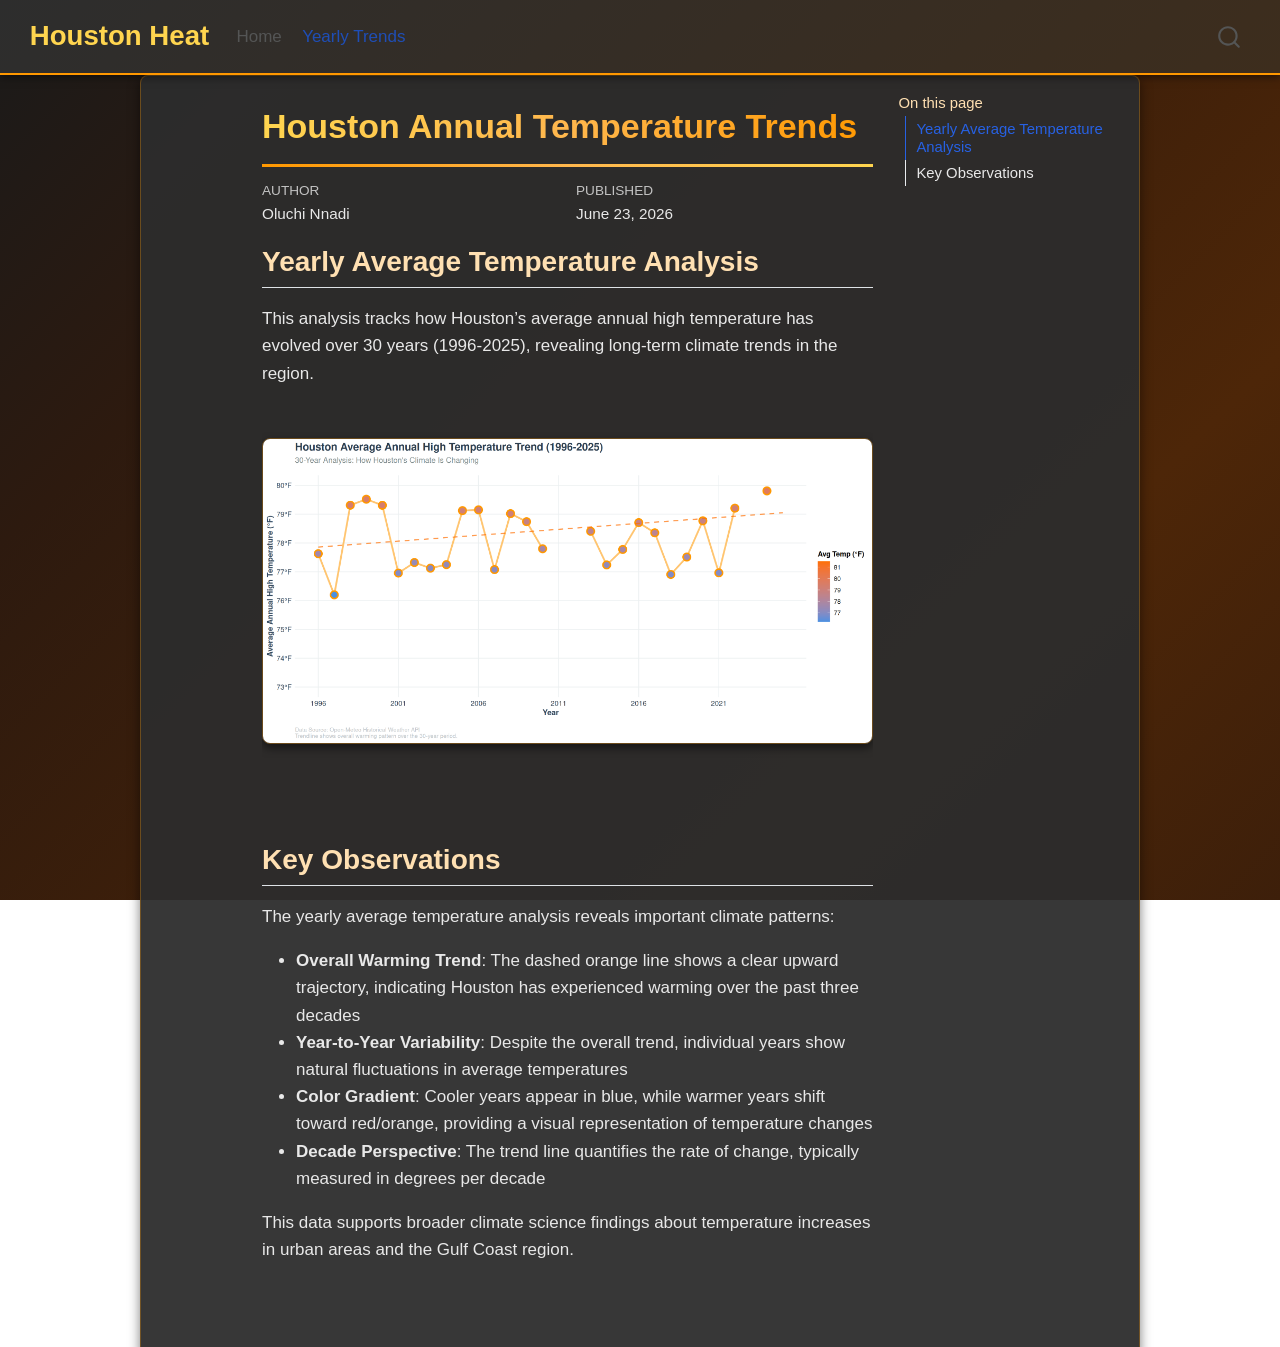
<file: index.html>
<html xmlns="http://www.w3.org/1999/xhtml">    
  <head>      
    <title>Redirect to yearly_average.html</title>      
    <meta http-equiv="refresh" content="0;URL='yearly_average.html'" />    
  </head>    
  <body> 
  </body>  
</html>
</file>
